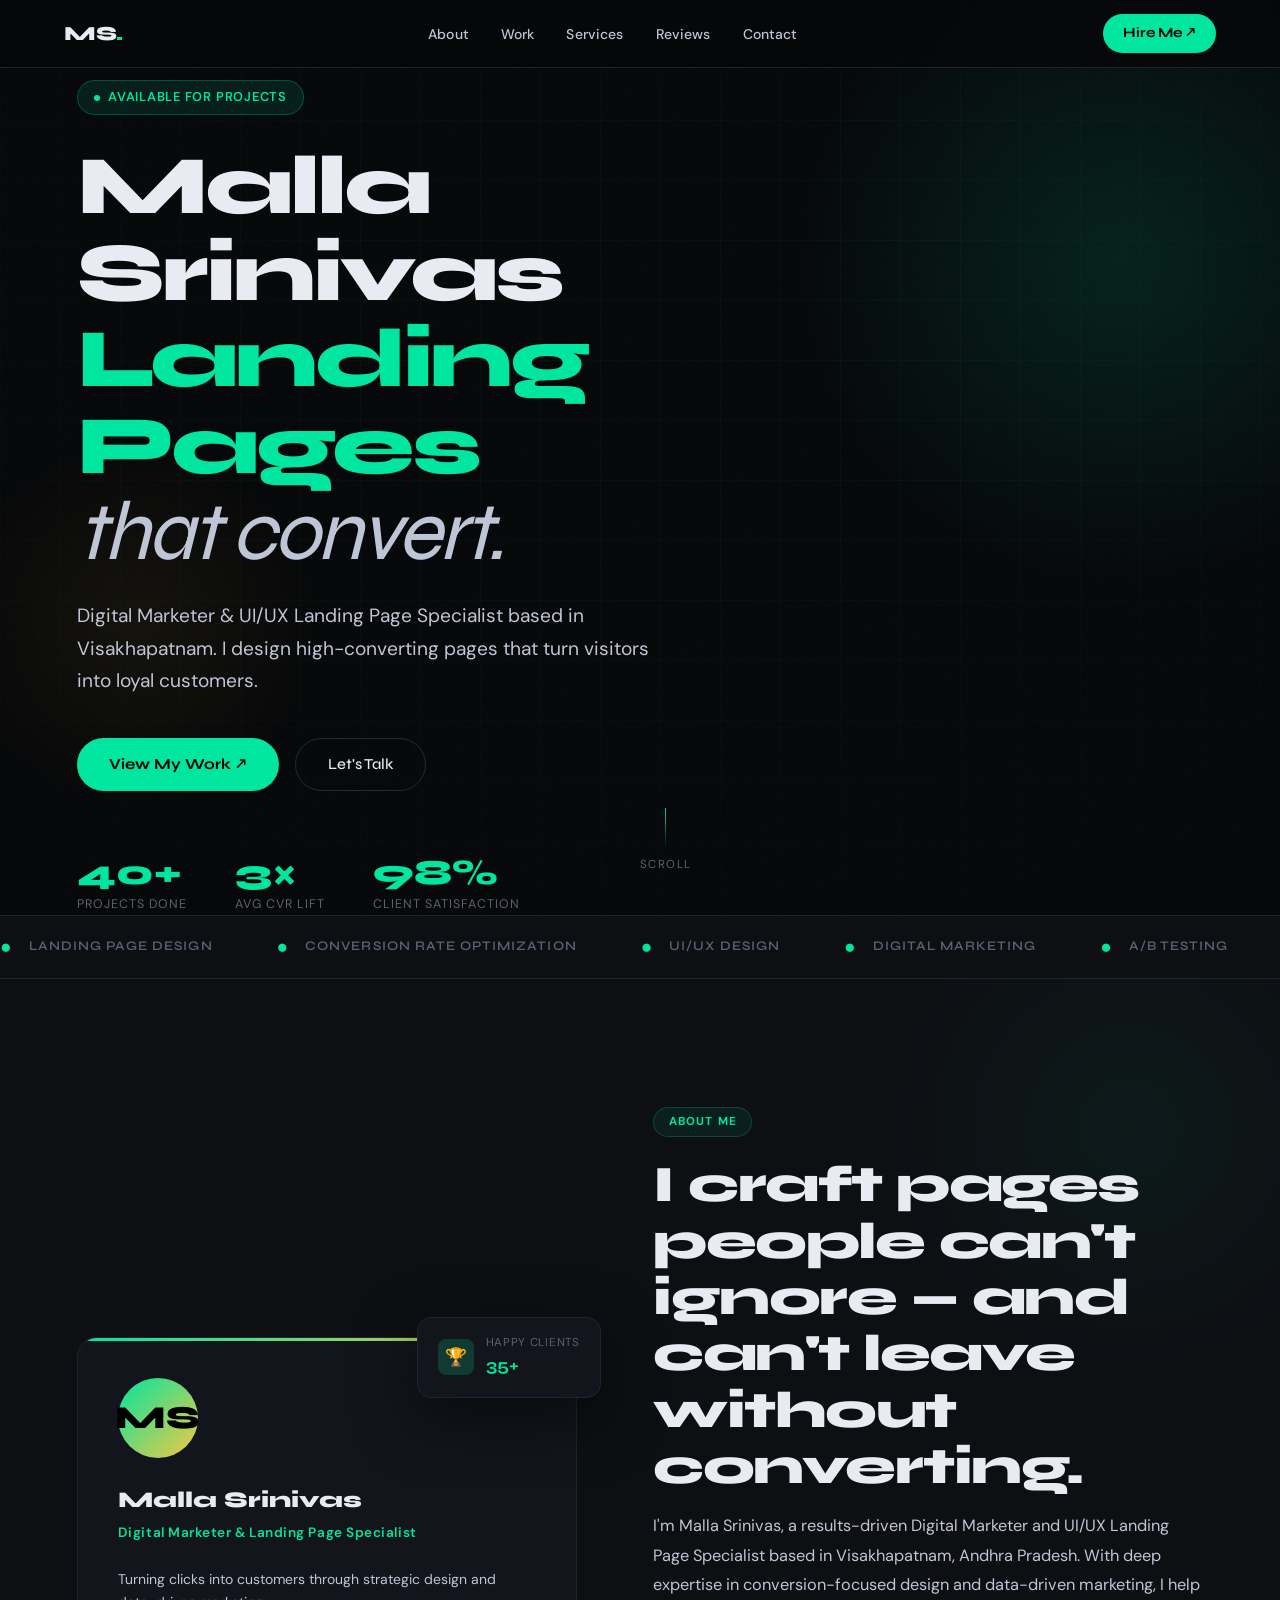
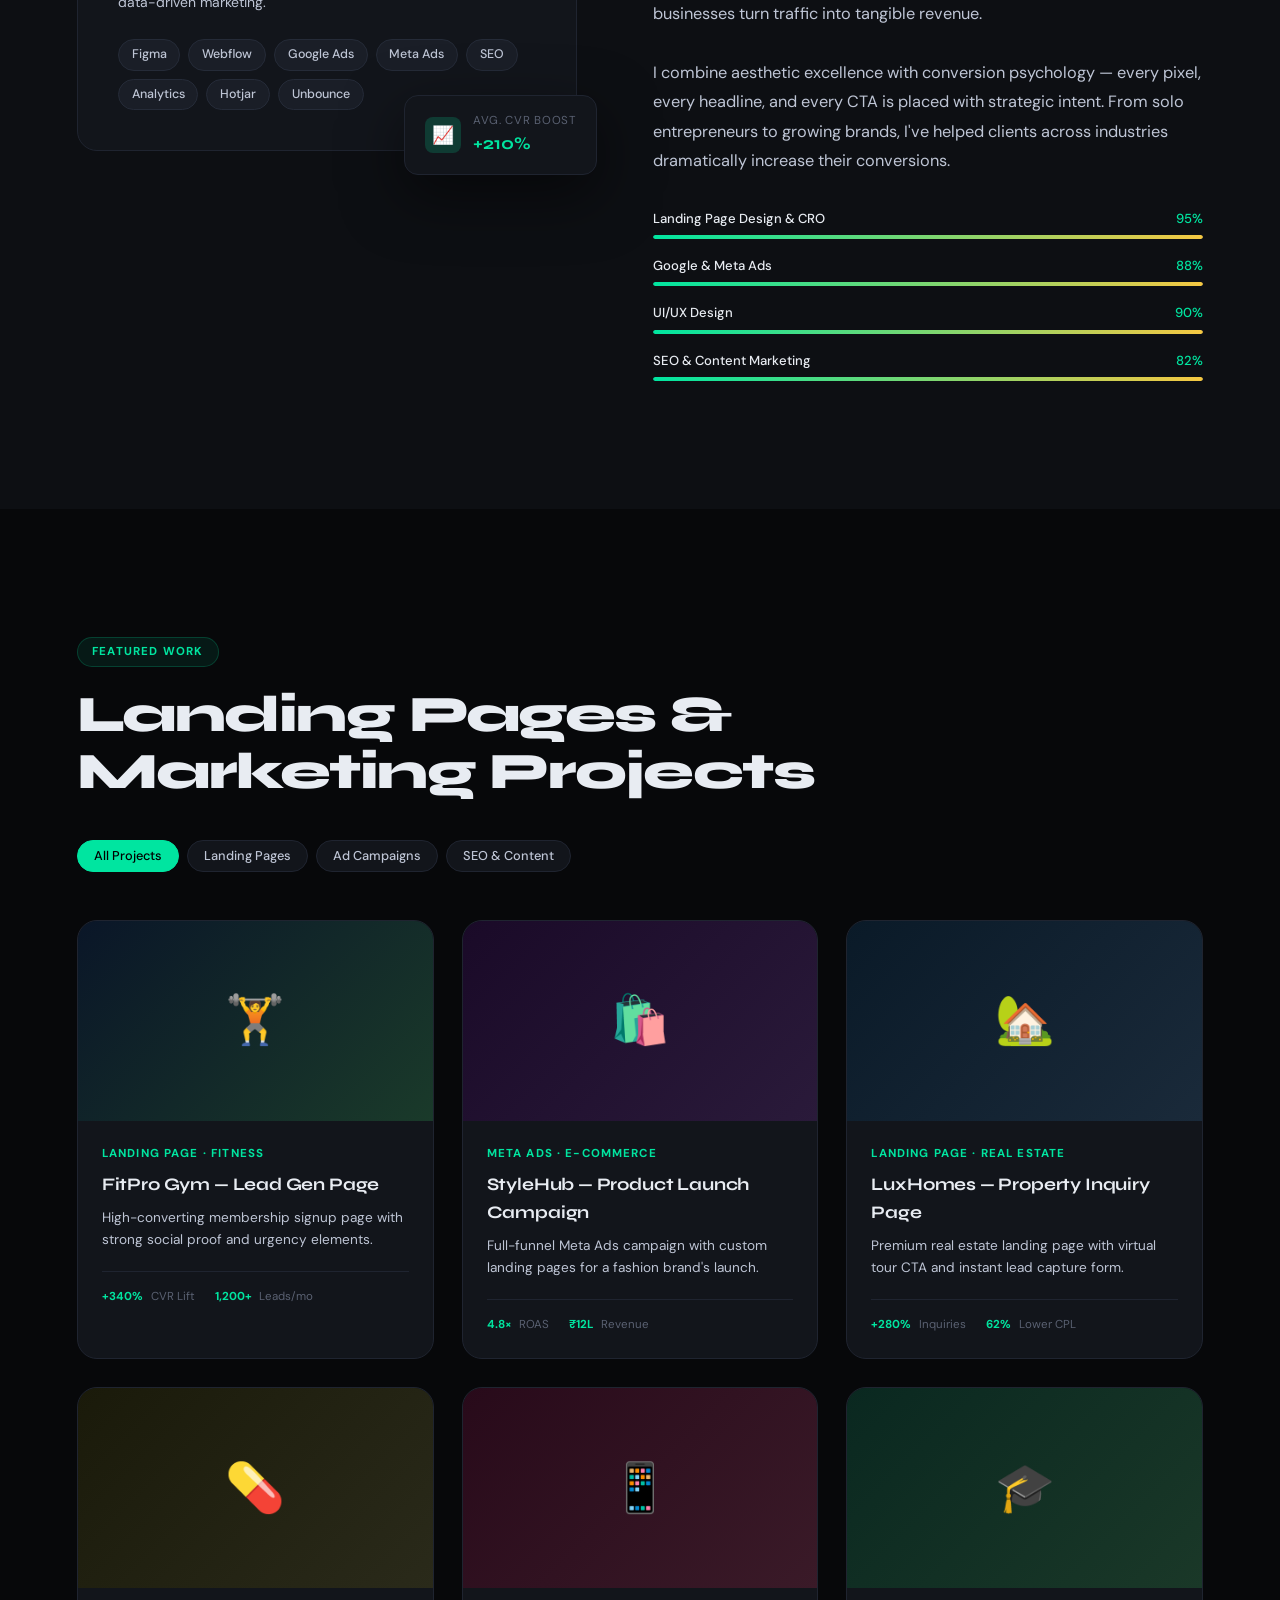
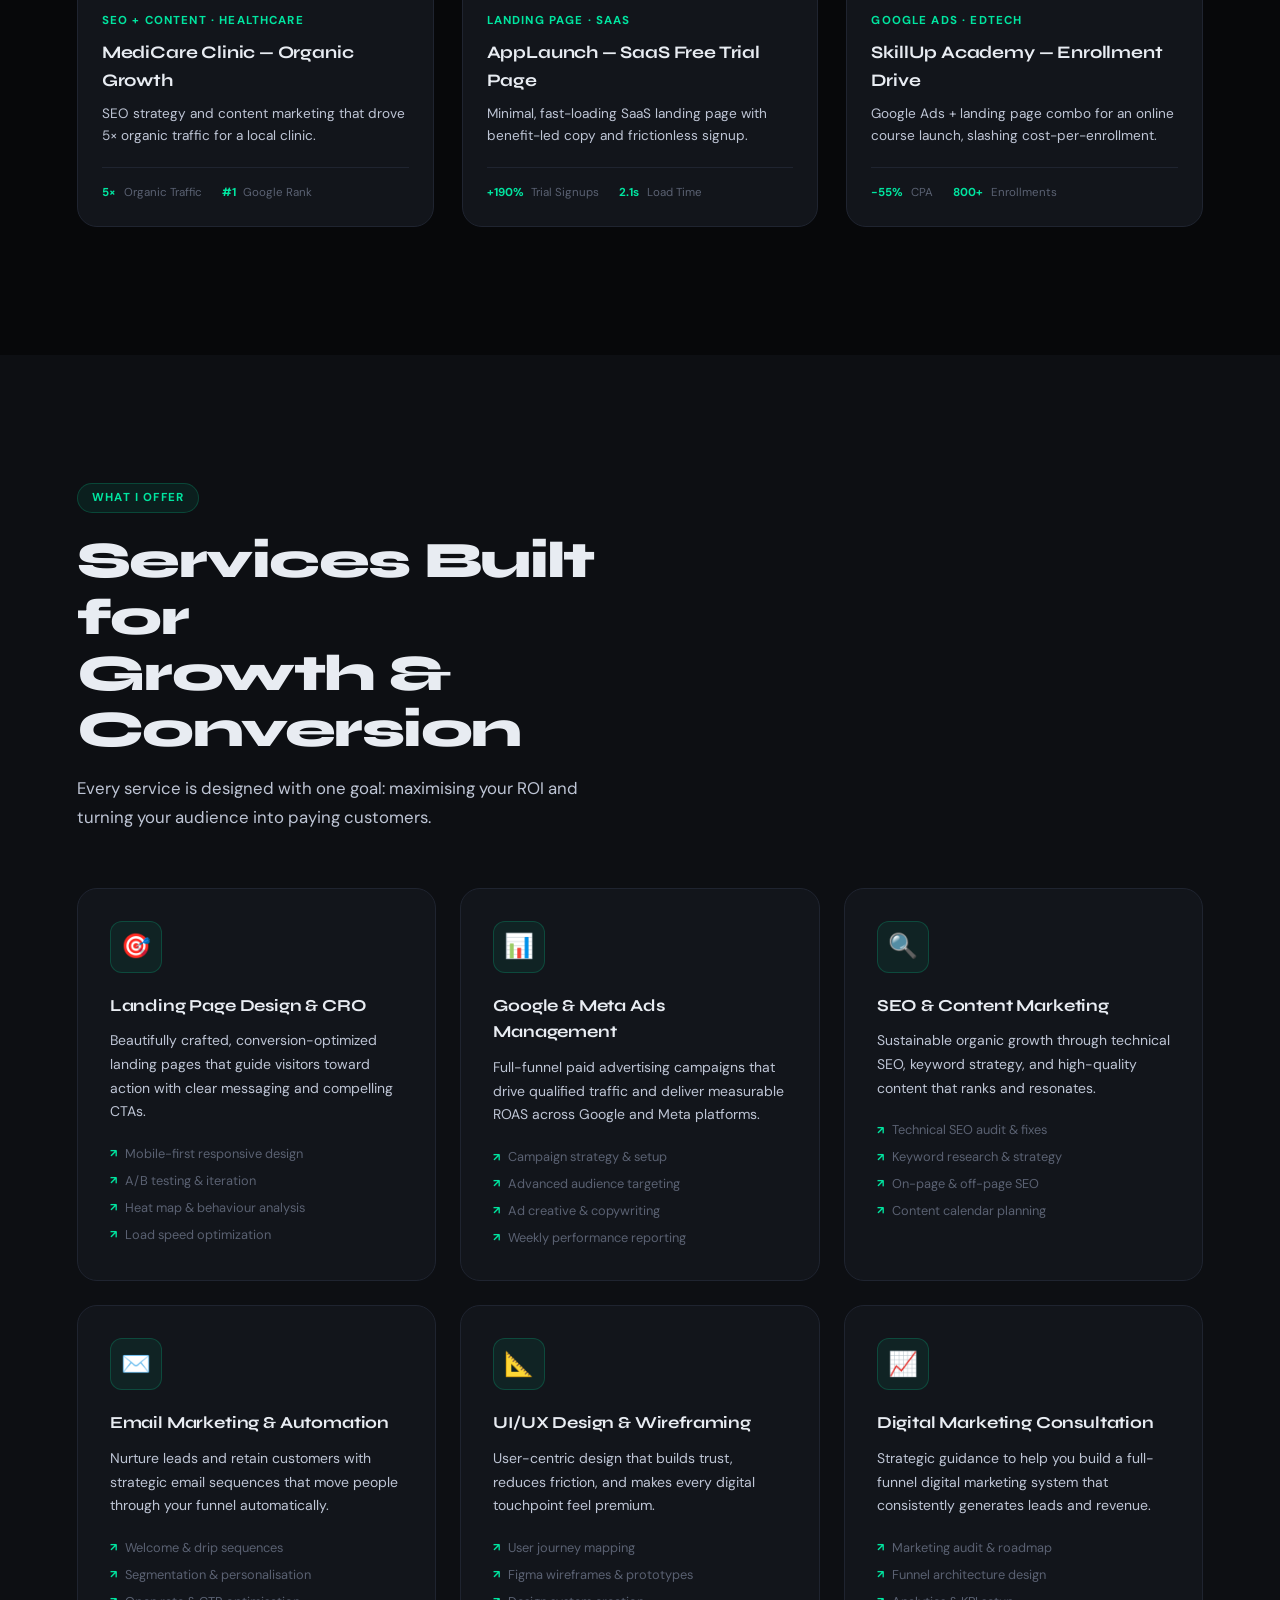
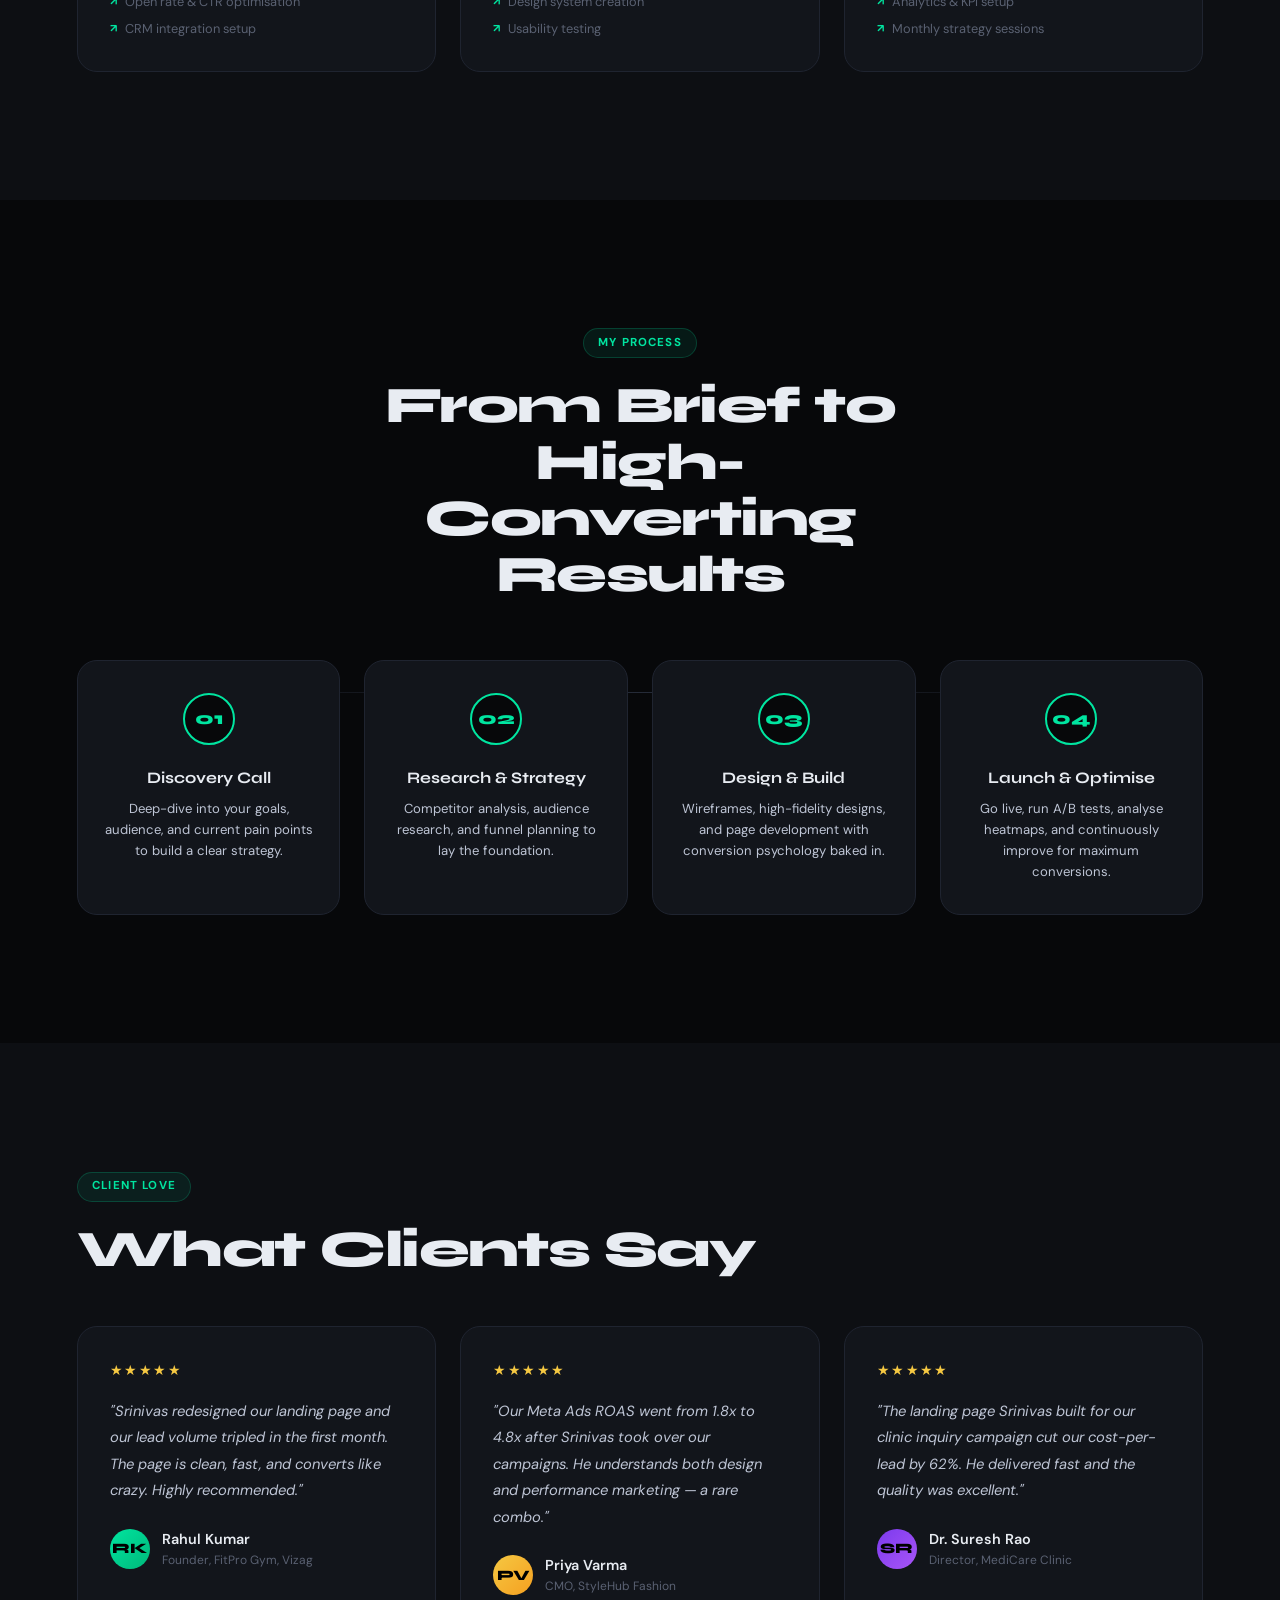
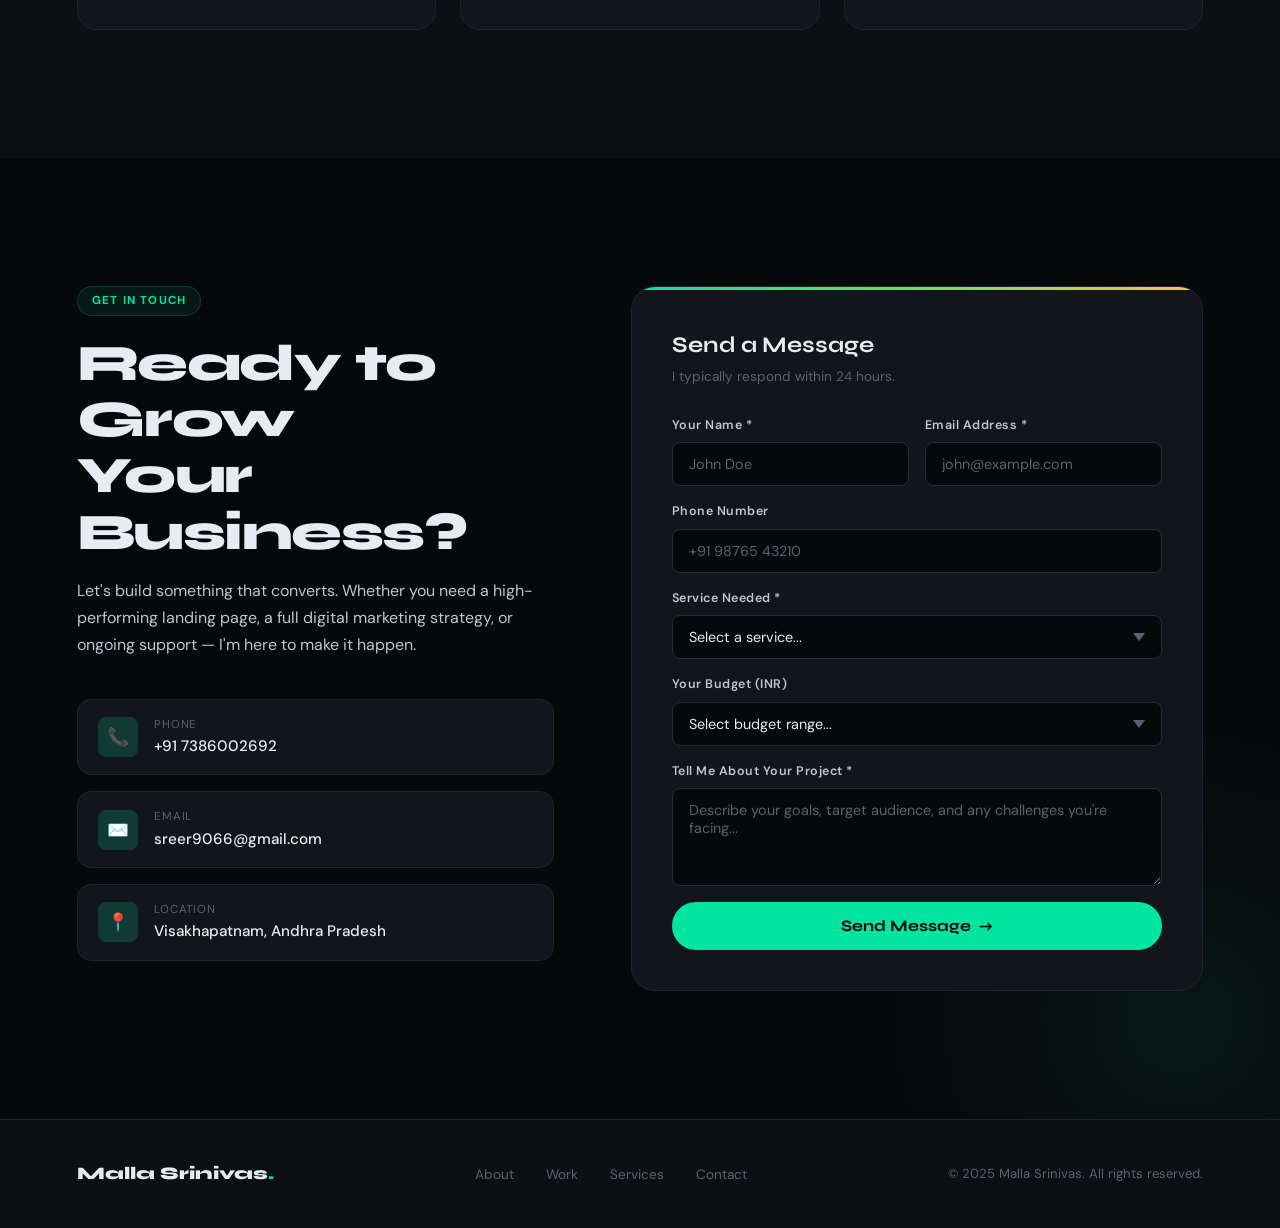
<file: malla-srinivas-portfolio.html>
<!DOCTYPE html>
<html lang="en">
  <head>
    <meta charset="UTF-8" />
    <meta name="viewport" content="width=device-width, initial-scale=1.0" />
    <title>
      Malla Srinivas — Digital Marketer &amp; Landing Page Specialist
    </title>
    <meta
      name="description"
      content="Malla Srinivas — Results-driven Digital Marketer and UI/UX Landing Page Specialist based in Visakhapatnam."
    />
    <link rel="preconnect" href="https://fonts.googleapis.com" />
    <link
      href="https://fonts.googleapis.com/css2?family=Syne:wght@400;500;600;700;800&family=DM+Sans:ital,opsz,wght@0,9..40,300;0,9..40,400;0,9..40,500;1,9..40,300&display=swap"
      rel="stylesheet"
    />
    <style>
      :root {
        --bg: #07080a;
        --bg2: #0d0f13;
        --surface: #12151b;
        --surface2: #1a1e27;
        --border: #1f2430;
        --border2: #252b38;
        --accent: #00e5a0;
        --accent2: #00b87a;
        --accent-glow: rgba(0, 229, 160, 0.18);
        --accent-glow2: rgba(0, 229, 160, 0.07);
        --gold: #f5c842;
        --text: #e8ecf2;
        --text2: #bec5d5;
        --text3: #5a6172;
        --fd: "Syne", sans-serif;
        --fb: "DM Sans", sans-serif;
        --r: 14px;
        --rs: 8px;
        --navh: 68px;
      }
      *,
      *::before,
      *::after {
        box-sizing: border-box;
        margin: 0;
        padding: 0;
      }
      html {
        scroll-behavior: smooth;
      }
      body {
        background: var(--bg);
        color: var(--text);
        font-family: var(--fb);
        font-size: 16px;
        line-height: 1.6;
        overflow-x: hidden;
      }
      body::before {
        content: "";
        position: fixed;
        inset: 0;
        z-index: 0;
        background-image: url("data:image/svg+xml,%3Csvg viewBox='0 0 256 256' xmlns='http://www.w3.org/2000/svg'%3E%3Cfilter id='n'%3E%3CfeTurbulence type='fractalNoise' baseFrequency='0.9' numOctaves='4' stitchTiles='stitch'/%3E%3C/filter%3E%3Crect width='100%25' height='100%25' filter='url(%23n)' opacity='0.03'/%3E%3C/svg%3E");
        pointer-events: none;
        opacity: 0.4;
      }

      /* NAV */
      nav {
        position: fixed;
        top: 0;
        left: 0;
        right: 0;
        z-index: 1000;
        height: var(--navh);
        background: rgba(7, 8, 10, 0.92);
        backdrop-filter: blur(20px);
        -webkit-backdrop-filter: blur(20px);
        border-bottom: 1px solid var(--border);
        display: flex;
        align-items: center;
        justify-content: space-between;
        padding: 0 clamp(1.25rem, 5vw, 4rem);
        transition: background 0.3s;
      }
      .nav-logo {
        font-family: var(--fd);
        font-size: 1.25rem;
        font-weight: 800;
        letter-spacing: -0.02em;
        color: var(--text);
        text-decoration: none;
        z-index: 1001;
        position: relative;
      }
      .nav-logo span {
        color: var(--accent);
      }
      .nav-links {
        display: flex;
        gap: 2rem;
        list-style: none;
      }
      .nav-links a {
        color: var(--text2);
        text-decoration: none;
        font-size: 0.875rem;
        font-weight: 500;
        letter-spacing: 0.01em;
        transition: color 0.2s;
      }
      .nav-links a:hover,
      .nav-links a.active {
        color: var(--accent);
      }
      .nav-cta {
        background: var(--accent);
        color: #000;
        padding: 0.5rem 1.25rem;
        border-radius: 50px;
        font-size: 0.875rem;
        font-weight: 700;
        text-decoration: none;
        font-family: var(--fd);
        transition: transform 0.2s, box-shadow 0.2s;
        z-index: 1001;
        position: relative;
      }
      .nav-cta:hover {
        transform: translateY(-1px);
        box-shadow: 0 8px 24px var(--accent-glow);
      }

      /* HAMBURGER */
      .nav-hamburger {
        display: none;
        cursor: pointer;
        flex-direction: column;
        justify-content: center;
        gap: 5px;
        width: 36px;
        height: 36px;
        background: none;
        border: none;
        padding: 6px;
        z-index: 1001;
        position: relative;
      }
      .nav-hamburger span {
        display: block;
        width: 24px;
        height: 2px;
        background: var(--text);
        border-radius: 2px;
        transition: transform 0.35s ease, opacity 0.25s ease;
        transform-origin: center;
      }
      .nav-hamburger.open span:nth-child(1) {
        transform: translateY(7px) rotate(45deg);
      }
      .nav-hamburger.open span:nth-child(2) {
        opacity: 0;
        transform: scaleX(0);
      }
      .nav-hamburger.open span:nth-child(3) {
        transform: translateY(-7px) rotate(-45deg);
      }

      /* MOBILE DRAWER */
      .mobile-menu {
        display: none;
        flex-direction: column;
        position: fixed;
        top: var(--navh);
        left: 0;
        right: 0;
        z-index: 999;
        background: rgba(7, 8, 10, 0.98);
        backdrop-filter: blur(24px);
        -webkit-backdrop-filter: blur(24px);
        border-bottom: 1px solid var(--border);
        opacity: 0;
        transform: translateY(-8px);
        transition: opacity 0.3s ease, transform 0.3s ease;
        pointer-events: none;
      }
      .mobile-menu.open {
        display: flex;
        opacity: 1;
        transform: translateY(0);
        pointer-events: all;
      }
      .mobile-menu a {
        color: var(--text2);
        text-decoration: none;
        font-size: 1rem;
        font-weight: 500;
        padding: 0.9rem 1.75rem;
        border-bottom: 1px solid var(--border);
        transition: color 0.2s, background 0.2s;
        display: block;
      }
      .mobile-menu a:last-child {
        border-bottom: none;
      }
      .mobile-menu a:hover {
        color: var(--accent);
        background: var(--accent-glow2);
      }
      .mobile-menu .m-cta {
        margin: 1rem 1.75rem 0.5rem;
        background: var(--accent);
        color: #000 !important;
        border-radius: 50px;
        text-align: center;
        font-family: var(--fd);
        font-weight: 700;
        padding: 0.75rem 1.5rem;
        font-size: 0.95rem;
        border-bottom: none !important;
      }
      .mobile-menu .m-cta:hover {
        background: var(--accent2) !important;
      }

      /* HERO */
      #hero {
        position: relative;
        min-height: 100vh;
        display: flex;
        align-items: center;
        padding: 0 clamp(1.5rem, 6vw, 8rem);
        overflow: hidden;
      }
      .hero-bg-grid {
        position: absolute;
        inset: 0;
        z-index: 0;
        background-image: linear-gradient(
            rgba(0, 229, 160, 0.04) 1px,
            transparent 1px
          ),
          linear-gradient(90deg, rgba(0, 229, 160, 0.04) 1px, transparent 1px);
        background-size: 60px 60px;
        mask-image: radial-gradient(
          ellipse 80% 80% at 50% 40%,
          black 30%,
          transparent 100%
        );
        -webkit-mask-image: radial-gradient(
          ellipse 80% 80% at 50% 40%,
          black 30%,
          transparent 100%
        );
      }
      .hero-glow {
        position: absolute;
        width: 700px;
        height: 700px;
        border-radius: 50%;
        background: radial-gradient(
          circle,
          rgba(0, 229, 160, 0.12) 0%,
          transparent 70%
        );
        top: -10%;
        right: -15%;
        pointer-events: none;
      }
      .hero-glow2 {
        position: absolute;
        width: 400px;
        height: 400px;
        border-radius: 50%;
        background: radial-gradient(
          circle,
          rgba(245, 200, 66, 0.06) 0%,
          transparent 70%
        );
        bottom: 10%;
        left: -5%;
        pointer-events: none;
      }
      .hero-content {
        position: relative;
        z-index: 1;
        max-width: 820px;
        padding-top: 80px;
      }
      .hero-badge {
        display: inline-flex;
        align-items: center;
        gap: 0.5rem;
        background: rgba(0, 229, 160, 0.1);
        border: 1px solid rgba(0, 229, 160, 0.25);
        color: var(--accent);
        padding: 0.4rem 1rem;
        border-radius: 50px;
        font-size: 0.8rem;
        font-weight: 600;
        letter-spacing: 0.06em;
        text-transform: uppercase;
        margin-bottom: 1.75rem;
        animation: fadeUp 0.6s ease both;
      }
      .hero-badge::before {
        content: "";
        width: 6px;
        height: 6px;
        background: var(--accent);
        border-radius: 50%;
        animation: pulse 2s infinite;
      }
      .hero-title {
        font-family: var(--fd);
        font-size: clamp(2.6rem, 6.5vw, 5.5rem);
        font-weight: 800;
        line-height: 1.04;
        letter-spacing: -0.035em;
        margin-bottom: 1.5rem;
        animation: fadeUp 0.6s 0.1s ease both;
      }
      .hero-title .l2 {
        color: var(--accent);
      }
      .hero-title .l3 {
        color: var(--text2);
        font-weight: 400;
        font-style: italic;
      }
      .hero-desc {
        font-size: clamp(1rem, 1.5vw, 1.2rem);
        color: var(--text2);
        max-width: 580px;
        margin-bottom: 2.5rem;
        line-height: 1.7;
        animation: fadeUp 0.6s 0.2s ease both;
      }
      .hero-actions {
        display: flex;
        gap: 1rem;
        flex-wrap: wrap;
        animation: fadeUp 0.6s 0.3s ease both;
      }
      .btn-p {
        background: var(--accent);
        color: #000;
        padding: 0.85rem 2rem;
        border-radius: 50px;
        font-size: 0.95rem;
        font-weight: 700;
        text-decoration: none;
        font-family: var(--fd);
        transition: transform 0.2s, box-shadow 0.2s;
        display: inline-flex;
        align-items: center;
        gap: 0.5rem;
      }
      .btn-p:hover {
        transform: translateY(-2px);
        box-shadow: 0 12px 32px var(--accent-glow);
      }
      .btn-s {
        background: transparent;
        color: var(--text);
        padding: 0.85rem 2rem;
        border-radius: 50px;
        border: 1px solid var(--border2);
        font-size: 0.95rem;
        font-weight: 500;
        text-decoration: none;
        font-family: var(--fd);
        transition: border-color 0.2s, color 0.2s;
      }
      .btn-s:hover {
        border-color: var(--accent);
        color: var(--accent);
      }
      .hero-stats {
        display: flex;
        gap: 3rem;
        margin-top: 4rem;
        animation: fadeUp 0.6s 0.4s ease both;
      }
      .stat-num {
        font-family: var(--fd);
        font-size: 2.2rem;
        font-weight: 800;
        color: var(--accent);
        line-height: 1;
      }
      .stat-label {
        font-size: 0.78rem;
        color: var(--text3);
        text-transform: uppercase;
        letter-spacing: 0.08em;
        margin-top: 0.25rem;
      }
      .hero-scroll {
        position: absolute;
        bottom: 2.5rem;
        left: 50%;
        transform: translateX(-50%);
        display: flex;
        flex-direction: column;
        align-items: center;
        gap: 0.5rem;
        color: var(--text3);
        font-size: 0.72rem;
        letter-spacing: 0.12em;
        text-transform: uppercase;
        animation: fadeUp 0.6s 0.6s ease both;
      }
      .hero-scroll-line {
        width: 1px;
        height: 40px;
        background: linear-gradient(to bottom, var(--accent), transparent);
        animation: scrollLine 2s ease-in-out infinite;
      }

      /* TICKER */
      .ticker-wrap {
        overflow: hidden;
        border-top: 1px solid var(--border);
        border-bottom: 1px solid var(--border);
        padding: 1rem 0;
        background: var(--bg2);
        position: relative;
        z-index: 1;
      }
      .ticker {
        display: flex;
        gap: 4rem;
        animation: ticker 22s linear infinite;
        width: max-content;
        white-space: nowrap;
      }
      .ticker-item {
        display: flex;
        align-items: center;
        gap: 1rem;
        font-family: var(--fd);
        font-size: 0.82rem;
        font-weight: 600;
        letter-spacing: 0.08em;
        text-transform: uppercase;
        color: var(--text3);
      }
      .ticker-item .dot {
        color: var(--accent);
        font-size: 1.2rem;
      }

      /* SECTIONS */
      section {
        padding: clamp(5rem, 10vw, 9rem) clamp(1.5rem, 6vw, 8rem);
        position: relative;
        z-index: 1;
      }
      .stag {
        display: inline-block;
        background: rgba(0, 229, 160, 0.08);
        border: 1px solid rgba(0, 229, 160, 0.2);
        color: var(--accent);
        padding: 0.3rem 0.9rem;
        border-radius: 50px;
        font-size: 0.72rem;
        font-weight: 700;
        letter-spacing: 0.1em;
        text-transform: uppercase;
        margin-bottom: 1.25rem;
      }
      .stitle {
        font-family: var(--fd);
        font-size: clamp(2rem, 4vw, 3.2rem);
        font-weight: 800;
        letter-spacing: -0.03em;
        line-height: 1.1;
        margin-bottom: 1rem;
      }
      .ssub {
        color: var(--text2);
        font-size: 1.05rem;
        max-width: 520px;
        line-height: 1.7;
      }

      /* ABOUT */
      #about {
        background: var(--bg2);
        overflow: hidden;
      }
      #about::before {
        content: "";
        position: absolute;
        top: -100px;
        right: -100px;
        width: 500px;
        height: 500px;
        border-radius: 50%;
        background: radial-gradient(
          circle,
          rgba(0, 229, 160, 0.05) 0%,
          transparent 70%
        );
        pointer-events: none;
      }
      .about-grid {
        display: grid;
        grid-template-columns: 1fr 1.1fr;
        gap: clamp(3rem, 6vw, 7rem);
        align-items: center;
      }
      .about-visual {
        position: relative;
      }
      .about-card {
        background: var(--surface);
        border: 1px solid var(--border);
        border-radius: 20px;
        padding: 2.5rem;
        position: relative;
        overflow: hidden;
      }
      .about-card::before {
        content: "";
        position: absolute;
        top: 0;
        left: 0;
        right: 0;
        height: 3px;
        background: linear-gradient(90deg, var(--accent), var(--gold));
      }
      .about-avatar {
        width: 80px;
        height: 80px;
        background: linear-gradient(135deg, var(--accent), var(--gold));
        border-radius: 50%;
        display: flex;
        align-items: center;
        justify-content: center;
        font-family: var(--fd);
        font-size: 2rem;
        font-weight: 800;
        color: #000;
        margin-bottom: 1.5rem;
      }
      .about-name {
        font-family: var(--fd);
        font-size: 1.4rem;
        font-weight: 800;
        margin-bottom: 0.25rem;
      }
      .about-role {
        color: var(--accent);
        font-size: 0.85rem;
        font-weight: 600;
        letter-spacing: 0.04em;
        margin-bottom: 1.5rem;
      }
      .about-tags {
        display: flex;
        flex-wrap: wrap;
        gap: 0.5rem;
        margin-top: 1.5rem;
      }
      .about-tag {
        background: var(--surface2);
        border: 1px solid var(--border2);
        color: var(--text2);
        padding: 0.3rem 0.8rem;
        border-radius: 50px;
        font-size: 0.78rem;
        font-weight: 500;
      }
      .about-floating {
        position: absolute;
        background: var(--surface);
        border: 1px solid var(--border);
        border-radius: var(--r);
        padding: 1rem 1.25rem;
        display: flex;
        align-items: center;
        gap: 0.75rem;
        box-shadow: 0 20px 60px rgba(0, 0, 0, 0.5);
      }
      .about-floating.f1 {
        bottom: -24px;
        right: -20px;
      }
      .about-floating.f2 {
        top: -20px;
        right: -24px;
      }
      .about-floating .f-icon {
        width: 36px;
        height: 36px;
        border-radius: 8px;
        background: var(--accent-glow);
        display: flex;
        align-items: center;
        justify-content: center;
        font-size: 1.1rem;
      }
      .f-label {
        font-size: 0.72rem;
        color: var(--text3);
        text-transform: uppercase;
        letter-spacing: 0.06em;
      }
      .f-val {
        font-family: var(--fd);
        font-size: 1.1rem;
        font-weight: 700;
        color: var(--accent);
      }
      .about-body {
        color: var(--text2);
        font-size: 1.02rem;
        line-height: 1.8;
        margin-bottom: 2rem;
      }
      .skill-bars {
        display: flex;
        flex-direction: column;
        gap: 1rem;
      }
      .sbh {
        display: flex;
        justify-content: space-between;
        font-size: 0.82rem;
        font-weight: 500;
        margin-bottom: 0.4rem;
      }
      .sbh span:last-child {
        color: var(--accent);
      }
      .sbt {
        height: 4px;
        background: var(--surface2);
        border-radius: 2px;
        overflow: hidden;
      }
      .sbf {
        height: 100%;
        border-radius: 2px;
        background: linear-gradient(90deg, var(--accent), var(--gold));
        transform: scaleX(0);
        transform-origin: left;
        transition: transform 1.2s cubic-bezier(0.4, 0, 0.2, 1);
      }
      .sbf.animate {
        transform: scaleX(1);
      }

      /* PORTFOLIO */
      #portfolio {
        background: var(--bg);
      }
      .port-hd {
        display: flex;
        justify-content: space-between;
        align-items: flex-end;
        margin-bottom: 3rem;
        flex-wrap: wrap;
        gap: 1.5rem;
      }
      .port-filters {
        display: flex;
        gap: 0.5rem;
        flex-wrap: wrap;
      }
      .fbtn {
        background: var(--surface);
        border: 1px solid var(--border);
        color: var(--text2);
        padding: 0.4rem 1rem;
        border-radius: 50px;
        font-size: 0.8rem;
        font-weight: 500;
        cursor: pointer;
        transition: all 0.2s;
        font-family: var(--fb);
      }
      .fbtn.active,
      .fbtn:hover {
        background: var(--accent);
        border-color: var(--accent);
        color: #000;
      }
      .port-grid {
        display: grid;
        grid-template-columns: repeat(auto-fill, minmax(320px, 1fr));
        gap: 1.75rem;
      }
      .pc {
        background: var(--surface);
        border: 1px solid var(--border);
        border-radius: 20px;
        overflow: hidden;
        transition: transform 0.3s ease, box-shadow 0.3s ease,
          border-color 0.3s ease;
        cursor: pointer;
      }
      .pc:hover {
        transform: translateY(-6px);
        box-shadow: 0 24px 64px rgba(0, 0, 0, 0.5),
          0 0 0 1px rgba(0, 229, 160, 0.2);
        border-color: rgba(0, 229, 160, 0.3);
      }
      .pt {
        height: 200px;
        position: relative;
        overflow: hidden;
      }
      .pti {
        width: 100%;
        height: 100%;
        display: flex;
        align-items: center;
        justify-content: center;
        font-size: 3rem;
      }
      .pc:nth-child(1) .pti {
        background: linear-gradient(135deg, #0a1628, #1a3a2a);
      }
      .pc:nth-child(2) .pti {
        background: linear-gradient(135deg, #1a0a28, #2a1a3a);
      }
      .pc:nth-child(3) .pti {
        background: linear-gradient(135deg, #0a1a28, #1a2a3a);
      }
      .pc:nth-child(4) .pti {
        background: linear-gradient(135deg, #1a1a0a, #2a2a1a);
      }
      .pc:nth-child(5) .pti {
        background: linear-gradient(135deg, #280a1a, #3a1a28);
      }
      .pc:nth-child(6) .pti {
        background: linear-gradient(135deg, #0a2820, #1a3828);
      }
      .pov {
        position: absolute;
        inset: 0;
        background: rgba(0, 0, 0, 0.65);
        display: flex;
        align-items: center;
        justify-content: center;
        gap: 0.75rem;
        opacity: 0;
        transition: opacity 0.3s;
      }
      .pc:hover .pov {
        opacity: 1;
      }
      .pob {
        background: var(--accent);
        color: #000;
        padding: 0.5rem 1.2rem;
        border-radius: 50px;
        font-size: 0.8rem;
        font-weight: 700;
        text-decoration: none;
        font-family: var(--fd);
        transition: transform 0.2s;
      }
      .pob:hover {
        transform: scale(1.05);
      }
      .pm {
        padding: 1.5rem;
      }
      .pcat {
        font-size: 0.72rem;
        font-weight: 700;
        color: var(--accent);
        letter-spacing: 0.1em;
        text-transform: uppercase;
        margin-bottom: 0.5rem;
      }
      .pname {
        font-family: var(--fd);
        font-size: 1.1rem;
        font-weight: 700;
        margin-bottom: 0.5rem;
        letter-spacing: -0.01em;
      }
      .pdesc {
        font-size: 0.85rem;
        color: var(--text2);
        line-height: 1.6;
        margin-bottom: 1.25rem;
      }
      .pmets {
        display: flex;
        gap: 1.25rem;
        padding-top: 1rem;
        border-top: 1px solid var(--border);
      }
      .pmet {
        font-size: 0.72rem;
        color: var(--text3);
        display: flex;
        align-items: center;
        gap: 0.3rem;
      }
      .pmet strong {
        color: var(--accent);
        font-weight: 700;
      }

      /* SERVICES */
      #services {
        background: var(--bg2);
      }
      .sv-grid {
        display: grid;
        grid-template-columns: repeat(auto-fill, minmax(290px, 1fr));
        gap: 1.5rem;
        margin-top: 3.5rem;
      }
      .svc {
        background: var(--surface);
        border: 1px solid var(--border);
        border-radius: 20px;
        padding: 2rem;
        position: relative;
        overflow: hidden;
        transition: transform 0.3s, border-color 0.3s, box-shadow 0.3s;
      }
      .svc::after {
        content: "";
        position: absolute;
        bottom: 0;
        left: 0;
        right: 0;
        height: 2px;
        background: linear-gradient(90deg, var(--accent), transparent);
        transform: scaleX(0);
        transform-origin: left;
        transition: transform 0.3s;
      }
      .svc:hover {
        transform: translateY(-4px);
        border-color: rgba(0, 229, 160, 0.25);
        box-shadow: 0 16px 48px rgba(0, 0, 0, 0.4);
      }
      .svc:hover::after {
        transform: scaleX(1);
      }
      .sico {
        width: 52px;
        height: 52px;
        border-radius: 12px;
        background: var(--accent-glow2);
        border: 1px solid rgba(0, 229, 160, 0.2);
        display: flex;
        align-items: center;
        justify-content: center;
        font-size: 1.5rem;
        margin-bottom: 1.25rem;
      }
      .sname {
        font-family: var(--fd);
        font-size: 1.05rem;
        font-weight: 700;
        margin-bottom: 0.6rem;
        letter-spacing: -0.01em;
      }
      .sdesc {
        font-size: 0.875rem;
        color: var(--text2);
        line-height: 1.7;
        margin-bottom: 1.25rem;
      }
      .sfeat {
        list-style: none;
        display: flex;
        flex-direction: column;
        gap: 0.4rem;
      }
      .sfeat li {
        font-size: 0.8rem;
        color: var(--text3);
        display: flex;
        align-items: center;
        gap: 0.5rem;
      }
      .sfeat li::before {
        content: "↗";
        color: var(--accent);
        font-weight: 700;
        font-size: 0.7rem;
      }

      /* PROCESS */
      #process {
        background: var(--bg);
      }
      .proc-steps {
        display: grid;
        grid-template-columns: repeat(auto-fit, minmax(200px, 1fr));
        gap: 1.5rem;
        margin-top: 3.5rem;
        position: relative;
      }
      .proc-steps::before {
        content: "";
        position: absolute;
        top: 32px;
        left: 5%;
        right: 5%;
        height: 1px;
        background: linear-gradient(
          90deg,
          transparent,
          var(--border2),
          transparent
        );
      }
      .proc-step {
        text-align: center;
        padding: 2rem 1.5rem;
        background: var(--surface);
        border: 1px solid var(--border);
        border-radius: 20px;
        transition: border-color 0.3s;
      }
      .proc-step:hover {
        border-color: rgba(0, 229, 160, 0.3);
      }
      .step-num {
        width: 52px;
        height: 52px;
        border-radius: 50%;
        background: var(--bg);
        border: 2px solid var(--accent);
        display: flex;
        align-items: center;
        justify-content: center;
        font-family: var(--fd);
        font-size: 1.1rem;
        font-weight: 800;
        color: var(--accent);
        margin: 0 auto 1.25rem;
      }
      .step-t {
        font-family: var(--fd);
        font-size: 1rem;
        font-weight: 700;
        margin-bottom: 0.5rem;
      }
      .step-d {
        font-size: 0.82rem;
        color: var(--text2);
        line-height: 1.6;
      }

      /* TESTIMONIALS */
      #testimonials {
        background: var(--bg2);
      }
      .tgrid {
        display: grid;
        grid-template-columns: repeat(auto-fill, minmax(300px, 1fr));
        gap: 1.5rem;
        margin-top: 3rem;
      }
      .tc {
        background: var(--surface);
        border: 1px solid var(--border);
        border-radius: 20px;
        padding: 2rem;
        transition: border-color 0.3s, transform 0.3s;
      }
      .tc:hover {
        border-color: rgba(0, 229, 160, 0.25);
        transform: translateY(-3px);
      }
      .tstars {
        color: var(--gold);
        font-size: 0.9rem;
        margin-bottom: 1rem;
        letter-spacing: 0.1em;
      }
      .ttext {
        font-size: 0.92rem;
        color: var(--text2);
        line-height: 1.8;
        font-style: italic;
        margin-bottom: 1.5rem;
      }
      .tauthor {
        display: flex;
        align-items: center;
        gap: 0.75rem;
      }
      .tavatar {
        width: 40px;
        height: 40px;
        border-radius: 50%;
        display: flex;
        align-items: center;
        justify-content: center;
        font-family: var(--fd);
        font-weight: 800;
        font-size: 0.9rem;
        color: #000;
        flex-shrink: 0;
      }
      .tname {
        font-weight: 600;
        font-size: 0.9rem;
      }
      .tco {
        font-size: 0.75rem;
        color: var(--text3);
      }

      /* CONTACT */
      #contact {
        background: var(--bg);
        overflow: hidden;
      }
      #contact::before {
        content: "";
        position: absolute;
        bottom: -200px;
        right: -200px;
        width: 600px;
        height: 600px;
        border-radius: 50%;
        background: radial-gradient(
          circle,
          rgba(0, 229, 160, 0.07) 0%,
          transparent 70%
        );
        pointer-events: none;
      }
      .cg {
        display: grid;
        grid-template-columns: 1fr 1.2fr;
        gap: clamp(3rem, 6vw, 6rem);
        align-items: start;
      }
      .cbody {
        color: var(--text2);
        font-size: 1rem;
        line-height: 1.7;
        margin-bottom: 2.5rem;
      }
      .citems {
        display: flex;
        flex-direction: column;
        gap: 1rem;
      }
      .citem {
        display: flex;
        align-items: center;
        gap: 1rem;
        padding: 1rem 1.25rem;
        background: var(--surface);
        border: 1px solid var(--border);
        border-radius: var(--r);
        text-decoration: none;
        color: var(--text);
        transition: border-color 0.2s, transform 0.2s;
      }
      .citem:hover {
        border-color: rgba(0, 229, 160, 0.3);
        transform: translateX(4px);
      }
      .cico {
        width: 40px;
        height: 40px;
        background: var(--accent-glow);
        border-radius: 8px;
        display: flex;
        align-items: center;
        justify-content: center;
        font-size: 1.1rem;
        flex-shrink: 0;
      }
      .clabel {
        font-size: 0.72rem;
        color: var(--text3);
        text-transform: uppercase;
        letter-spacing: 0.08em;
      }
      .cval {
        font-weight: 500;
        font-size: 0.95rem;
      }
      .cform {
        background: var(--surface);
        border: 1px solid var(--border);
        border-radius: 24px;
        padding: 2.5rem;
        position: relative;
        overflow: hidden;
      }
      .cform::before {
        content: "";
        position: absolute;
        top: 0;
        left: 0;
        right: 0;
        height: 3px;
        background: linear-gradient(90deg, var(--accent), var(--gold));
      }
      .ftitle {
        font-family: var(--fd);
        font-size: 1.4rem;
        font-weight: 700;
        margin-bottom: 0.25rem;
      }
      .fsub {
        color: var(--text3);
        font-size: 0.85rem;
        margin-bottom: 1.75rem;
      }
      .frow {
        display: grid;
        grid-template-columns: 1fr 1fr;
        gap: 1rem;
      }
      .fgrp {
        display: flex;
        flex-direction: column;
        gap: 0.4rem;
        margin-bottom: 1rem;
      }
      .flabel {
        font-size: 0.78rem;
        font-weight: 600;
        color: var(--text2);
        letter-spacing: 0.04em;
      }
      .fc {
        background: var(--bg);
        border: 1px solid var(--border2);
        color: var(--text);
        padding: 0.75rem 1rem;
        border-radius: var(--rs);
        font-family: var(--fb);
        font-size: 0.9rem;
        transition: border-color 0.2s, box-shadow 0.2s;
        outline: none;
        resize: vertical;
        width: 100%;
      }
      .fc:focus {
        border-color: var(--accent);
        box-shadow: 0 0 0 3px var(--accent-glow);
      }
      .fc::placeholder {
        color: var(--text3);
      }
      .fc.err {
        border-color: #e55;
      }
      select.fc {
        appearance: none;
        -webkit-appearance: none;
        background-image: url("data:image/svg+xml,%3Csvg xmlns='http://www.w3.org/2000/svg' width='12' height='8' viewBox='0 0 12 8'%3E%3Cpath fill='%235a6172' d='M6 8L0 0h12z'/%3E%3C/svg%3E");
        background-repeat: no-repeat;
        background-position: right 1rem center;
        padding-right: 2.5rem;
        cursor: pointer;
      }
      select.fc option {
        background: var(--surface);
        color: var(--text);
      }
      .ferr {
        font-size: 0.72rem;
        color: #e55;
        margin-top: 0.2rem;
        display: none;
      }
      .ferr.show {
        display: block;
      }
      .fsub-btn {
        width: 100%;
        background: var(--accent);
        color: #000;
        padding: 0.9rem 2rem;
        border-radius: 50px;
        border: none;
        font-family: var(--fd);
        font-size: 1rem;
        font-weight: 700;
        cursor: pointer;
        transition: transform 0.2s, box-shadow 0.2s, background 0.3s;
        display: flex;
        align-items: center;
        justify-content: center;
        gap: 0.5rem;
      }
      .fsub-btn:hover:not(:disabled) {
        transform: translateY(-2px);
        box-shadow: 0 12px 32px var(--accent-glow);
      }
      .fsub-btn:disabled {
        opacity: 0.8;
        cursor: not-allowed;
      }
      .fsub-btn.ok {
        background: var(--accent2);
      }

      /* FOOTER */
      footer {
        background: var(--bg2);
        border-top: 1px solid var(--border);
        padding: 2.5rem clamp(1.5rem, 6vw, 8rem);
        display: flex;
        justify-content: space-between;
        align-items: center;
        flex-wrap: wrap;
        gap: 1.5rem;
        position: relative;
        z-index: 1;
      }
      .fbrand {
        font-family: var(--fd);
        font-size: 1.1rem;
        font-weight: 800;
      }
      .fbrand span {
        color: var(--accent);
      }
      .flinks {
        display: flex;
        gap: 2rem;
        list-style: none;
      }
      .flinks a {
        color: var(--text3);
        text-decoration: none;
        font-size: 0.85rem;
        transition: color 0.2s;
      }
      .flinks a:hover {
        color: var(--accent);
      }
      .fcopy {
        color: var(--text3);
        font-size: 0.82rem;
      }

      /* REVEAL */
      .reveal {
        opacity: 0;
        transform: translateY(30px);
        transition: opacity 0.7s ease, transform 0.7s ease;
      }
      .reveal.visible {
        opacity: 1;
        transform: translateY(0);
      }
      .rd1 {
        transition-delay: 0.1s;
      }
      .rd2 {
        transition-delay: 0.2s;
      }
      .rd3 {
        transition-delay: 0.3s;
      }

      /* KEYFRAMES */
      @keyframes fadeUp {
        from {
          opacity: 0;
          transform: translateY(28px);
        }
        to {
          opacity: 1;
          transform: translateY(0);
        }
      }
      @keyframes pulse {
        0%,
        100% {
          opacity: 1;
          transform: scale(1);
        }
        50% {
          opacity: 0.5;
          transform: scale(0.85);
        }
      }
      @keyframes ticker {
        from {
          transform: translateX(0);
        }
        to {
          transform: translateX(-50%);
        }
      }
      @keyframes scrollLine {
        0%,
        100% {
          opacity: 0;
          transform: scaleY(0.5);
        }
        50% {
          opacity: 1;
          transform: scaleY(1);
        }
      }

      /* RESPONSIVE */
      @media (max-width: 900px) {
        .about-grid,
        .cg {
          grid-template-columns: 1fr;
        }
        .about-visual {
          display: none;
        }
        .hero-stats {
          gap: 2rem;
        }
        .frow {
          grid-template-columns: 1fr;
        }
      }
      @media (max-width: 640px) {
        .nav-links {
          display: none;
        }

        .nav-cta {
          display: block;
          padding: 6px 12px;
          font-size: 12px;
        }

        .nav-hamburger {
          display: flex;
        }
        .hero-stats {
          flex-wrap: wrap;
          gap: 1.5rem;
        }
        .proc-steps {
          grid-template-columns: 1fr 1fr;
        }
        .proc-steps::before {
          display: none;
        }
        footer {
          flex-direction: column;
          text-align: center;
        }
        .flinks {
          justify-content: center;
        }
        /* FIX HERO FOR MOBILE */
        .hero-bg-grid {
          mask-image: none;
          -webkit-mask-image: none;
          opacity: 0.2;
        }

        /* Reduce glow size for mobile */
        .hero-glow {
          width: 300px;
          height: 300px;
          right: -50px;
        }

        .hero-glow2 {
          width: 200px;
          height: 200px;
          left: -50px;
        }

        /* FIX ticker animation */
        .ticker {
          animation: ticker 25s linear infinite;
          will-change: transform;
        }
      }
      @media (max-width: 400px) {
        .proc-steps {
          grid-template-columns: 1fr;
        }
      }
    </style>
  </head>
  <body>
    <!-- NAV -->
    <nav id="mainNav">
      <a href="#hero" class="nav-logo">MS<span>.</span></a>
      <ul class="nav-links" id="navLinks">
        <li><a href="#about">About</a></li>
        <li><a href="#portfolio">Work</a></li>
        <li><a href="#services">Services</a></li>
        <li><a href="#testimonials">Reviews</a></li>
        <li><a href="#contact">Contact</a></li>
      </ul>
      <a href="#contact" class="nav-cta" id="navCta">Hire Me ↗</a>
      <button
        class="nav-hamburger"
        id="hamburger"
        aria-label="Toggle menu"
        aria-expanded="false"
      >
        <span></span><span></span><span></span>
      </button>
    </nav>

    <!-- MOBILE DRAWER -->
    <nav class="mobile-menu" id="mobileMenu" aria-label="Mobile navigation">
      <a href="#about" class="mnl">About</a>
      <a href="#portfolio" class="mnl">Work</a>
      <a href="#services" class="mnl">Services</a>
      <a href="#testimonials" class="mnl">Reviews</a>
      <a href="#contact" class="mnl">Contact</a>
      <a href="#contact" class="mnl m-cta">Hire Me ↗</a>
    </nav>

    <!-- HERO -->
    <section id="hero">
      <div class="hero-bg-grid"></div>
      <div class="hero-glow"></div>
      <div class="hero-glow2"></div>
      <div class="hero-content">
        <div class="hero-badge">Available for Projects</div>
        <h1 class="hero-title">
          Malla Srinivas<br />
          <span class="l2">Landing Pages</span><br />
          <span class="l3">that convert.</span>
        </h1>
        <p class="hero-desc">
          Digital Marketer &amp; UI/UX Landing Page Specialist based in
          Visakhapatnam. I design high-converting pages that turn visitors into
          loyal customers.
        </p>
        <div class="hero-actions">
          <a href="#portfolio" class="btn-p">View My Work ↗</a>
          <a href="#contact" class="btn-s">Let's Talk</a>
        </div>
        <div class="hero-stats">
          <div>
            <div class="stat-num">40+</div>
            <div class="stat-label">Projects Done</div>
          </div>
          <div>
            <div class="stat-num">3×</div>
            <div class="stat-label">Avg CVR Lift</div>
          </div>
          <div>
            <div class="stat-num">98%</div>
            <div class="stat-label">Client Satisfaction</div>
          </div>
        </div>
      </div>
      <div class="hero-scroll">
        <div class="hero-scroll-line"></div>
        Scroll
      </div>
    </section>

    <!-- TICKER -->
    <div class="ticker-wrap" aria-hidden="true">
      <div class="ticker">
        <div class="ticker-item">
          <span class="dot">●</span>Landing Page Design
        </div>
        <div class="ticker-item">
          <span class="dot">●</span>Conversion Rate Optimization
        </div>
        <div class="ticker-item"><span class="dot">●</span>UI/UX Design</div>
        <div class="ticker-item">
          <span class="dot">●</span>Digital Marketing
        </div>
        <div class="ticker-item"><span class="dot">●</span>A/B Testing</div>
        <div class="ticker-item"><span class="dot">●</span>Lead Generation</div>
        <div class="ticker-item"><span class="dot">●</span>Google Ads</div>
        <div class="ticker-item"><span class="dot">●</span>Meta Ads</div>
        <div class="ticker-item"><span class="dot">●</span>SEO Strategy</div>
        <div class="ticker-item">
          <span class="dot">●</span>Landing Page Design
        </div>
        <div class="ticker-item">
          <span class="dot">●</span>Conversion Rate Optimization
        </div>
        <div class="ticker-item"><span class="dot">●</span>UI/UX Design</div>
        <div class="ticker-item">
          <span class="dot">●</span>Digital Marketing
        </div>
        <div class="ticker-item"><span class="dot">●</span>A/B Testing</div>
        <div class="ticker-item"><span class="dot">●</span>Lead Generation</div>
        <div class="ticker-item"><span class="dot">●</span>Google Ads</div>
        <div class="ticker-item"><span class="dot">●</span>Meta Ads</div>
        <div class="ticker-item"><span class="dot">●</span>SEO Strategy</div>
      </div>
    </div>

    <!-- ABOUT -->
    <section id="about">
      <div class="about-grid">
        <div class="about-visual reveal">
          <div class="about-card">
            <div class="about-avatar">MS</div>
            <div class="about-name">Malla Srinivas</div>
            <div class="about-role">
              Digital Marketer &amp; Landing Page Specialist
            </div>
            <p
              style="font-size: 0.875rem; color: var(--text2); line-height: 1.7"
            >
              Turning clicks into customers through strategic design and
              data-driven marketing.
            </p>
            <div class="about-tags">
              <span class="about-tag">Figma</span
              ><span class="about-tag">Webflow</span>
              <span class="about-tag">Google Ads</span
              ><span class="about-tag">Meta Ads</span>
              <span class="about-tag">SEO</span
              ><span class="about-tag">Analytics</span>
              <span class="about-tag">Hotjar</span
              ><span class="about-tag">Unbounce</span>
            </div>
          </div>
          <div class="about-floating f1">
            <div class="f-icon">📈</div>
            <div>
              <div class="f-label">Avg. CVR Boost</div>
              <div class="f-val">+210%</div>
            </div>
          </div>
          <div class="about-floating f2">
            <div class="f-icon">🏆</div>
            <div>
              <div class="f-label">Happy Clients</div>
              <div class="f-val">35+</div>
            </div>
          </div>
        </div>
        <div class="reveal rd1">
          <div class="stag">About Me</div>
          <h2 class="stitle">
            I craft pages people can't ignore — and can't leave without
            converting.
          </h2>
          <p class="about-body">
            I'm Malla Srinivas, a results-driven Digital Marketer and UI/UX
            Landing Page Specialist based in Visakhapatnam, Andhra Pradesh. With
            deep expertise in conversion-focused design and data-driven
            marketing, I help businesses turn traffic into tangible revenue.<br /><br />I
            combine aesthetic excellence with conversion psychology — every
            pixel, every headline, and every CTA is placed with strategic
            intent. From solo entrepreneurs to growing brands, I've helped
            clients across industries dramatically increase their conversions.
          </p>
          <div class="skill-bars">
            <div>
              <div class="sbh">
                <span>Landing Page Design &amp; CRO</span><span>95%</span>
              </div>
              <div class="sbt"><div class="sbf" data-w=".95"></div></div>
            </div>
            <div>
              <div class="sbh">
                <span>Google &amp; Meta Ads</span><span>88%</span>
              </div>
              <div class="sbt"><div class="sbf" data-w=".88"></div></div>
            </div>
            <div>
              <div class="sbh"><span>UI/UX Design</span><span>90%</span></div>
              <div class="sbt"><div class="sbf" data-w=".90"></div></div>
            </div>
            <div>
              <div class="sbh">
                <span>SEO &amp; Content Marketing</span><span>82%</span>
              </div>
              <div class="sbt"><div class="sbf" data-w=".82"></div></div>
            </div>
          </div>
        </div>
      </div>
    </section>

    <!-- PORTFOLIO -->
    <section id="portfolio">
      <div class="port-hd">
        <div>
          <div class="stag reveal">Featured Work</div>
          <h2 class="stitle reveal rd1">
            Landing Pages &amp;<br />Marketing Projects
          </h2>
        </div>
        <div class="port-filters reveal">
          <button class="fbtn active" data-filter="all">All Projects</button>
          <button class="fbtn" data-filter="landing">Landing Pages</button>
          <button class="fbtn" data-filter="ads">Ad Campaigns</button>
          <button class="fbtn" data-filter="seo">SEO &amp; Content</button>
        </div>
      </div>
      <div class="port-grid" id="portGrid">
        <div class="pc reveal" data-cat="landing">
          <div class="pt">
            <div class="pti">🏋️</div>
            <div class="pov">
              <a href="#contact" class="pob">View Details</a>
            </div>
          </div>
          <div class="pm">
            <div class="pcat">Landing Page · Fitness</div>
            <div class="pname">FitPro Gym — Lead Gen Page</div>
            <div class="pdesc">
              High-converting membership signup page with strong social proof
              and urgency elements.
            </div>
            <div class="pmets">
              <span class="pmet"><strong>+340%</strong>&nbsp;CVR Lift</span
              ><span class="pmet"><strong>1,200+</strong>&nbsp;Leads/mo</span>
            </div>
          </div>
        </div>
        <div class="pc reveal rd1" data-cat="ads">
          <div class="pt">
            <div class="pti">🛍️</div>
            <div class="pov">
              <a href="#contact" class="pob">View Details</a>
            </div>
          </div>
          <div class="pm">
            <div class="pcat">Meta Ads · E-Commerce</div>
            <div class="pname">StyleHub — Product Launch Campaign</div>
            <div class="pdesc">
              Full-funnel Meta Ads campaign with custom landing pages for a
              fashion brand's launch.
            </div>
            <div class="pmets">
              <span class="pmet"><strong>4.8×</strong>&nbsp;ROAS</span
              ><span class="pmet"><strong>₹12L</strong>&nbsp;Revenue</span>
            </div>
          </div>
        </div>
        <div class="pc reveal rd2" data-cat="landing">
          <div class="pt">
            <div class="pti">🏡</div>
            <div class="pov">
              <a href="#contact" class="pob">View Details</a>
            </div>
          </div>
          <div class="pm">
            <div class="pcat">Landing Page · Real Estate</div>
            <div class="pname">LuxHomes — Property Inquiry Page</div>
            <div class="pdesc">
              Premium real estate landing page with virtual tour CTA and instant
              lead capture form.
            </div>
            <div class="pmets">
              <span class="pmet"><strong>+280%</strong>&nbsp;Inquiries</span
              ><span class="pmet"><strong>62%</strong>&nbsp;Lower CPL</span>
            </div>
          </div>
        </div>
        <div class="pc reveal" data-cat="seo">
          <div class="pt">
            <div class="pti">💊</div>
            <div class="pov">
              <a href="#contact" class="pob">View Details</a>
            </div>
          </div>
          <div class="pm">
            <div class="pcat">SEO + Content · Healthcare</div>
            <div class="pname">MediCare Clinic — Organic Growth</div>
            <div class="pdesc">
              SEO strategy and content marketing that drove 5× organic traffic
              for a local clinic.
            </div>
            <div class="pmets">
              <span class="pmet"><strong>5×</strong>&nbsp;Organic Traffic</span
              ><span class="pmet"><strong>#1</strong>&nbsp;Google Rank</span>
            </div>
          </div>
        </div>
        <div class="pc reveal rd1" data-cat="landing">
          <div class="pt">
            <div class="pti">📱</div>
            <div class="pov">
              <a href="#contact" class="pob">View Details</a>
            </div>
          </div>
          <div class="pm">
            <div class="pcat">Landing Page · SaaS</div>
            <div class="pname">AppLaunch — SaaS Free Trial Page</div>
            <div class="pdesc">
              Minimal, fast-loading SaaS landing page with benefit-led copy and
              frictionless signup.
            </div>
            <div class="pmets">
              <span class="pmet"><strong>+190%</strong>&nbsp;Trial Signups</span
              ><span class="pmet"><strong>2.1s</strong>&nbsp;Load Time</span>
            </div>
          </div>
        </div>
        <div class="pc reveal rd2" data-cat="ads">
          <div class="pt">
            <div class="pti">🎓</div>
            <div class="pov">
              <a href="#contact" class="pob">View Details</a>
            </div>
          </div>
          <div class="pm">
            <div class="pcat">Google Ads · EdTech</div>
            <div class="pname">SkillUp Academy — Enrollment Drive</div>
            <div class="pdesc">
              Google Ads + landing page combo for an online course launch,
              slashing cost-per-enrollment.
            </div>
            <div class="pmets">
              <span class="pmet"><strong>−55%</strong>&nbsp;CPA</span
              ><span class="pmet"><strong>800+</strong>&nbsp;Enrollments</span>
            </div>
          </div>
        </div>
      </div>
    </section>

    <!-- SERVICES -->
    <section id="services">
      <div style="max-width: 600px">
        <div class="stag reveal">What I Offer</div>
        <h2 class="stitle reveal rd1">
          Services Built for<br />Growth &amp; Conversion
        </h2>
        <p class="ssub reveal rd2">
          Every service is designed with one goal: maximising your ROI and
          turning your audience into paying customers.
        </p>
      </div>
      <div class="sv-grid">
        <div class="svc reveal">
          <div class="sico">🎯</div>
          <div class="sname">Landing Page Design &amp; CRO</div>
          <div class="sdesc">
            Beautifully crafted, conversion-optimized landing pages that guide
            visitors toward action with clear messaging and compelling CTAs.
          </div>
          <ul class="sfeat">
            <li>Mobile-first responsive design</li>
            <li>A/B testing &amp; iteration</li>
            <li>Heat map &amp; behaviour analysis</li>
            <li>Load speed optimization</li>
          </ul>
        </div>
        <div class="svc reveal rd1">
          <div class="sico">📊</div>
          <div class="sname">Google &amp; Meta Ads Management</div>
          <div class="sdesc">
            Full-funnel paid advertising campaigns that drive qualified traffic
            and deliver measurable ROAS across Google and Meta platforms.
          </div>
          <ul class="sfeat">
            <li>Campaign strategy &amp; setup</li>
            <li>Advanced audience targeting</li>
            <li>Ad creative &amp; copywriting</li>
            <li>Weekly performance reporting</li>
          </ul>
        </div>
        <div class="svc reveal rd2">
          <div class="sico">🔍</div>
          <div class="sname">SEO &amp; Content Marketing</div>
          <div class="sdesc">
            Sustainable organic growth through technical SEO, keyword strategy,
            and high-quality content that ranks and resonates.
          </div>
          <ul class="sfeat">
            <li>Technical SEO audit &amp; fixes</li>
            <li>Keyword research &amp; strategy</li>
            <li>On-page &amp; off-page SEO</li>
            <li>Content calendar planning</li>
          </ul>
        </div>
        <div class="svc reveal">
          <div class="sico">✉️</div>
          <div class="sname">Email Marketing &amp; Automation</div>
          <div class="sdesc">
            Nurture leads and retain customers with strategic email sequences
            that move people through your funnel automatically.
          </div>
          <ul class="sfeat">
            <li>Welcome &amp; drip sequences</li>
            <li>Segmentation &amp; personalisation</li>
            <li>Open rate &amp; CTR optimisation</li>
            <li>CRM integration setup</li>
          </ul>
        </div>
        <div class="svc reveal rd1">
          <div class="sico">📐</div>
          <div class="sname">UI/UX Design &amp; Wireframing</div>
          <div class="sdesc">
            User-centric design that builds trust, reduces friction, and makes
            every digital touchpoint feel premium.
          </div>
          <ul class="sfeat">
            <li>User journey mapping</li>
            <li>Figma wireframes &amp; prototypes</li>
            <li>Design system creation</li>
            <li>Usability testing</li>
          </ul>
        </div>
        <div class="svc reveal rd2">
          <div class="sico">📈</div>
          <div class="sname">Digital Marketing Consultation</div>
          <div class="sdesc">
            Strategic guidance to help you build a full-funnel digital marketing
            system that consistently generates leads and revenue.
          </div>
          <ul class="sfeat">
            <li>Marketing audit &amp; roadmap</li>
            <li>Funnel architecture design</li>
            <li>Analytics &amp; KPI setup</li>
            <li>Monthly strategy sessions</li>
          </ul>
        </div>
      </div>
    </section>

    <!-- PROCESS -->
    <section id="process">
      <div style="text-align: center; max-width: 520px; margin: 0 auto">
        <div class="stag reveal">My Process</div>
        <h2 class="stitle reveal rd1">
          From Brief to<br />High-Converting Results
        </h2>
      </div>
      <div class="proc-steps">
        <div class="proc-step reveal">
          <div class="step-num">01</div>
          <div class="step-t">Discovery Call</div>
          <div class="step-d">
            Deep-dive into your goals, audience, and current pain points to
            build a clear strategy.
          </div>
        </div>
        <div class="proc-step reveal rd1">
          <div class="step-num">02</div>
          <div class="step-t">Research &amp; Strategy</div>
          <div class="step-d">
            Competitor analysis, audience research, and funnel planning to lay
            the foundation.
          </div>
        </div>
        <div class="proc-step reveal rd2">
          <div class="step-num">03</div>
          <div class="step-t">Design &amp; Build</div>
          <div class="step-d">
            Wireframes, high-fidelity designs, and page development with
            conversion psychology baked in.
          </div>
        </div>
        <div class="proc-step reveal rd3">
          <div class="step-num">04</div>
          <div class="step-t">Launch &amp; Optimise</div>
          <div class="step-d">
            Go live, run A/B tests, analyse heatmaps, and continuously improve
            for maximum conversions.
          </div>
        </div>
      </div>
    </section>

    <!-- TESTIMONIALS -->
    <section id="testimonials">
      <div class="stag reveal">Client Love</div>
      <h2 class="stitle reveal rd1">What Clients Say</h2>
      <div class="tgrid">
        <div class="tc reveal">
          <div class="tstars">★★★★★</div>
          <p class="ttext">
            "Srinivas redesigned our landing page and our lead volume tripled in
            the first month. The page is clean, fast, and converts like crazy.
            Highly recommended."
          </p>
          <div class="tauthor">
            <div
              class="tavatar"
              style="background: linear-gradient(135deg, #00e5a0, #00b87a)"
            >
              RK
            </div>
            <div>
              <div class="tname">Rahul Kumar</div>
              <div class="tco">Founder, FitPro Gym, Vizag</div>
            </div>
          </div>
        </div>
        <div class="tc reveal rd1">
          <div class="tstars">★★★★★</div>
          <p class="ttext">
            "Our Meta Ads ROAS went from 1.8x to 4.8x after Srinivas took over
            our campaigns. He understands both design and performance marketing
            — a rare combo."
          </p>
          <div class="tauthor">
            <div
              class="tavatar"
              style="background: linear-gradient(135deg, #f5c842, #f5a020)"
            >
              PV
            </div>
            <div>
              <div class="tname">Priya Varma</div>
              <div class="tco">CMO, StyleHub Fashion</div>
            </div>
          </div>
        </div>
        <div class="tc reveal rd2">
          <div class="tstars">★★★★★</div>
          <p class="ttext">
            "The landing page Srinivas built for our clinic inquiry campaign cut
            our cost-per-lead by 62%. He delivered fast and the quality was
            excellent."
          </p>
          <div class="tauthor">
            <div
              class="tavatar"
              style="background: linear-gradient(135deg, #7c3aed, #a855f7)"
            >
              SR
            </div>
            <div>
              <div class="tname">Dr. Suresh Rao</div>
              <div class="tco">Director, MediCare Clinic</div>
            </div>
          </div>
        </div>
      </div>
    </section>

    <!-- CONTACT -->
    <section id="contact">
      <div class="cg">
        <div>
          <div class="stag reveal">Get In Touch</div>
          <h2 class="stitle reveal rd1">Ready to Grow<br />Your Business?</h2>
          <p class="cbody reveal rd2">
            Let's build something that converts. Whether you need a
            high-performing landing page, a full digital marketing strategy, or
            ongoing support — I'm here to make it happen.
          </p>
          <div class="citems reveal rd3">
            <a href="tel:+917386002692" class="citem"
              ><div class="cico">📞</div>
              <div>
                <div class="clabel">Phone</div>
                <div class="cval">+91 7386002692</div>
              </div></a
            >
            <a href="mailto:sreer9066@gmail.com" class="citem"
              ><div class="cico">✉️</div>
              <div>
                <div class="clabel">Email</div>
                <div class="cval">sreer9066@gmail.com</div>
              </div></a
            >
            <div class="citem">
              <div class="cico">📍</div>
              <div>
                <div class="clabel">Location</div>
                <div class="cval">Visakhapatnam, Andhra Pradesh</div>
              </div>
            </div>
          </div>
        </div>
        <div class="cform reveal rd1">
          <div class="ftitle">Send a Message</div>
          <div class="fsub">I typically respond within 24 hours.</div>
          <div class="frow">
            <div class="fgrp">
              <label class="flabel" for="fn">Your Name *</label>
              <input
                type="text"
                id="fn"
                class="fc"
                placeholder="John Doe"
                autocomplete="name"
              />
              <span class="ferr" id="fnE">Please enter your name.</span>
            </div>
            <div class="fgrp">
              <label class="flabel" for="fe">Email Address *</label>
              <input
                type="email"
                id="fe"
                class="fc"
                placeholder="john@example.com"
                autocomplete="email"
              />
              <span class="ferr" id="feE">Please enter a valid email.</span>
            </div>
          </div>
          <div class="fgrp">
            <label class="flabel" for="fp">Phone Number</label>
            <input
              type="tel"
              id="fp"
              class="fc"
              placeholder="+91 98765 43210"
              autocomplete="tel"
            />
          </div>
          <div class="fgrp">
            <label class="flabel" for="fs">Service Needed *</label>
            <select id="fs" class="fc">
              <option value="" disabled selected>Select a service...</option>
              <option>Landing Page Design &amp; CRO</option>
              <!-- <option>Google &amp; Meta Ads Management</option>
              <option>SEO &amp; Content Marketing</option>
              <option>Email Marketing &amp; Automation</option>
              <option>UI/UX Design &amp; Wireframing</option> -->
              <option>Digital Marketing Consultation</option>
            </select>
            <span class="ferr" id="fsE">Please select a service.</span>
          </div>
          <div class="fgrp">
            <label class="flabel" for="fb">Your Budget (INR)</label>
            <select id="fb" class="fc">
              <option value="" disabled selected>Select budget range...</option>
              <option>₹5,000 – ₹15,000</option>
              <option>₹15,000 – ₹30,000</option>
              <!-- <option>₹30,000 – ₹60,000</option>
              <option>₹60,000+</option> -->
            </select>
          </div>
          <div class="fgrp">
            <label class="flabel" for="fm">Tell Me About Your Project *</label>
            <textarea
              id="fm"
              class="fc"
              rows="4"
              placeholder="Describe your goals, target audience, and any challenges you're facing..."
            ></textarea>
            <span class="ferr" id="fmE">Please describe your project.</span>
          </div>
          <button class="fsub-btn" id="fsubBtn" type="button">
            <span id="fsBtnTxt">Send Message</span><span id="fsBtnArr">→</span>
          </button>
        </div>
      </div>
    </section>

    <!-- FOOTER -->
    <footer>
      <div class="fbrand">Malla Srinivas<span>.</span></div>
      <ul class="flinks">
        <li><a href="#about">About</a></li>
        <li><a href="#portfolio">Work</a></li>
        <li><a href="#services">Services</a></li>
        <li><a href="#contact">Contact</a></li>
      </ul>
      <div class="fcopy">© 2025 Malla Srinivas. All rights reserved.</div>
    </footer>

    <script>
      (function () {
        "use strict";

        /* ─── 1. MOBILE MENU ─── */
        var ham = document.getElementById("hamburger");
        var mMenu = document.getElementById("mobileMenu");
        var mLinks = mMenu.querySelectorAll("a");

        function openMenu() {
          ham.classList.add("open");
          mMenu.classList.add("open");
          ham.setAttribute("aria-expanded", "true");
          document.body.style.overflow = "hidden";
        }
        function closeMenu() {
          ham.classList.remove("open");
          mMenu.classList.remove("open");
          ham.setAttribute("aria-expanded", "false");
          document.body.style.overflow = "";
        }

        ham.addEventListener("click", function (e) {
          e.stopPropagation();
          mMenu.classList.contains("open") ? closeMenu() : openMenu();
        });
        mLinks.forEach(function (l) {
          l.addEventListener("click", closeMenu);
        });
        document.addEventListener("click", function (e) {
          if (
            mMenu.classList.contains("open") &&
            !mMenu.contains(e.target) &&
            !ham.contains(e.target)
          )
            closeMenu();
        });
        document.addEventListener("keydown", function (e) {
          if (e.key === "Escape") closeMenu();
        });

        /* ─── 2. ACTIVE NAV ─── */
        var sections = Array.from(document.querySelectorAll("section[id]"));
        var navAs = document.querySelectorAll(".nav-links a");

        function updateNav() {
          var cur = "";
          sections.forEach(function (s) {
            if (window.scrollY >= s.offsetTop - 130) cur = s.id;
          });
          navAs.forEach(function (a) {
            a.classList.toggle("active", a.getAttribute("href") === "#" + cur);
          });
        }
        window.addEventListener("scroll", updateNav, { passive: true });
        updateNav();

        /* ─── 3. NAV BG OPACITY ─── */
        var mainNav = document.getElementById("mainNav");
        window.addEventListener(
          "scroll",
          function () {
            mainNav.style.background =
              window.scrollY > 20 ? "rgba(7,8,10,.97)" : "rgba(7,8,10,.92)";
          },
          { passive: true }
        );

        /* ─── 4. SCROLL REVEAL ─── */
        var ro = new IntersectionObserver(
          function (entries) {
            entries.forEach(function (e) {
              if (e.isIntersecting) {
                e.target.classList.add("visible");
                ro.unobserve(e.target);
              }
            });
          },
          { threshold: 0.1 }
        );
        document.querySelectorAll(".reveal").forEach(function (el) {
          ro.observe(el);
        });

        /* ─── 5. SKILL BARS ─── */
        var skillDone = false;
        var so = new IntersectionObserver(
          function (entries) {
            entries.forEach(function (e) {
              if (e.isIntersecting && !skillDone) {
                skillDone = true;
                document.querySelectorAll(".sbf").forEach(function (b) {
                  b.classList.add("animate");
                });
                so.disconnect();
              }
            });
          },
          { threshold: 0.2 }
        );
        var aboutSec = document.getElementById("about");
        if (aboutSec) so.observe(aboutSec);

        /* ─── 6. PORTFOLIO FILTER ─── */
        var fbtns = document.querySelectorAll(".fbtn");
        var cards = document.querySelectorAll(".pc");

        fbtns.forEach(function (btn) {
          btn.addEventListener("click", function () {
            fbtns.forEach(function (b) {
              b.classList.remove("active");
            });
            btn.classList.add("active");
            var f = btn.dataset.filter;
            cards.forEach(function (card) {
              var match = f === "all" || card.dataset.cat === f;
              if (match) {
                card.style.display = "block";
                // Force reflow then fade in
                void card.offsetWidth;
                card.style.transition = "opacity .35s ease,transform .35s ease";
                card.style.opacity = "1";
                card.style.transform = "translateY(0)";
              } else {
                card.style.transition = "opacity .25s ease";
                card.style.opacity = "0";
                card.style.transform = "translateY(12px)";
                setTimeout(function () {
                  card.style.display = "none";
                }, 260);
              }
            });
          });
        });

        /* ─── 7. CONTACT FORM ─── */
        var fsubBtn = document.getElementById("fsubBtn");
        var fsBtnTxt = document.getElementById("fsBtnTxt");
        var fsBtnArr = document.getElementById("fsBtnArr");

        function gv(id) {
          return document.getElementById(id).value.trim();
        }

        function setErr(fieldId, errId, show) {
          var field = document.getElementById(fieldId);
          var err = document.getElementById(errId);
          field.classList.toggle("err", show);
          err.classList.toggle("show", show);
          return !show;
        }

        function isEmail(v) {
          return /^[^\s@]+@[^\s@]+\.[^\s@]+$/.test(v);
        }

        // Clear errors on input
        [
          ["fn", "fnE"],
          ["fe", "feE"],
          ["fs", "fsE"],
          ["fm", "fmE"],
        ].forEach(function (pair) {
          var el = document.getElementById(pair[0]);
          ["input", "change"].forEach(function (ev) {
            el.addEventListener(ev, function () {
              setErr(pair[0], pair[1], false);
            });
          });
        });

        fsubBtn.addEventListener("click", function () {
          var name = gv("fn"),
            email = gv("fe"),
            svc = gv("fs"),
            msg = gv("fm");
          var ok = true;
          ok = setErr("fn", "fnE", !name) && ok;
          ok = setErr("fe", "feE", !isEmail(email)) && ok;
          ok = setErr("fs", "fsE", !svc) && ok;
          ok = setErr("fm", "fmE", !msg) && ok;
          if (!ok) return;

          var phone = gv("fp");
          var budget = gv("fb");
          var subj = encodeURIComponent("Project Inquiry: " + svc);
          var body = encodeURIComponent(
            "Name: " +
              name +
              "\n" +
              "Email: " +
              email +
              "\n" +
              "Phone: " +
              (phone || "Not provided") +
              "\n" +
              "Service: " +
              svc +
              "\n" +
              "Budget: " +
              (budget || "Not specified") +
              "\n\n" +
              "Project Details:\n" +
              msg
          );
          fetch(
            "https://script.google.com/macros/s/AKfycbwt-2JhGhrL8PCo9ekxIrOcnzWka9-kwQI-aSxqrGBNjHYTGI4aZJ6xxO9BPYjoUI_I/exec",
            {
              method: "POST",
              headers: {
                "Content-Type": "application/json",
              },
              body: JSON.stringify({
                name: name,
                email: email,
                phone: phone,
                service: svc,
                budget: budget,
                message: msg,
              }),
            }
          )
            .then((res) => {
              fsBtnTxt.textContent = "✓ Submitted!";
              fsubBtn.classList.add("ok");
              // Clear form
              document.getElementById("fn").value = "";
              document.getElementById("fe").value = "";
              document.getElementById("fp").value = "";
              document.getElementById("fs").value = "";
              document.getElementById("fb").value = "";
              document.getElementById("fm").value = "";
              setTimeout(() => {
                fsBtnTxt.textContent = "Send Message";
                fsubBtn.classList.remove("ok");
              }, 3000);
            })
            .catch((err) => {
              fsBtnTxt.textContent = "Error! Try again";
            });
        });

        /* ─── 8. SMOOTH SCROLL FOR ALL ANCHOR LINKS ─── */
        document.querySelectorAll('a[href^="#"]').forEach(function (a) {
          a.addEventListener("click", function (e) {
            var target = document.querySelector(a.getAttribute("href"));
            if (target) {
              e.preventDefault();
              var offset =
                target.getBoundingClientRect().top + window.scrollY - 80;
              window.scrollTo({ top: offset, behavior: "smooth" });
            }
          });
        });
      })();
    </script>
  </body>
</html>
</file>
